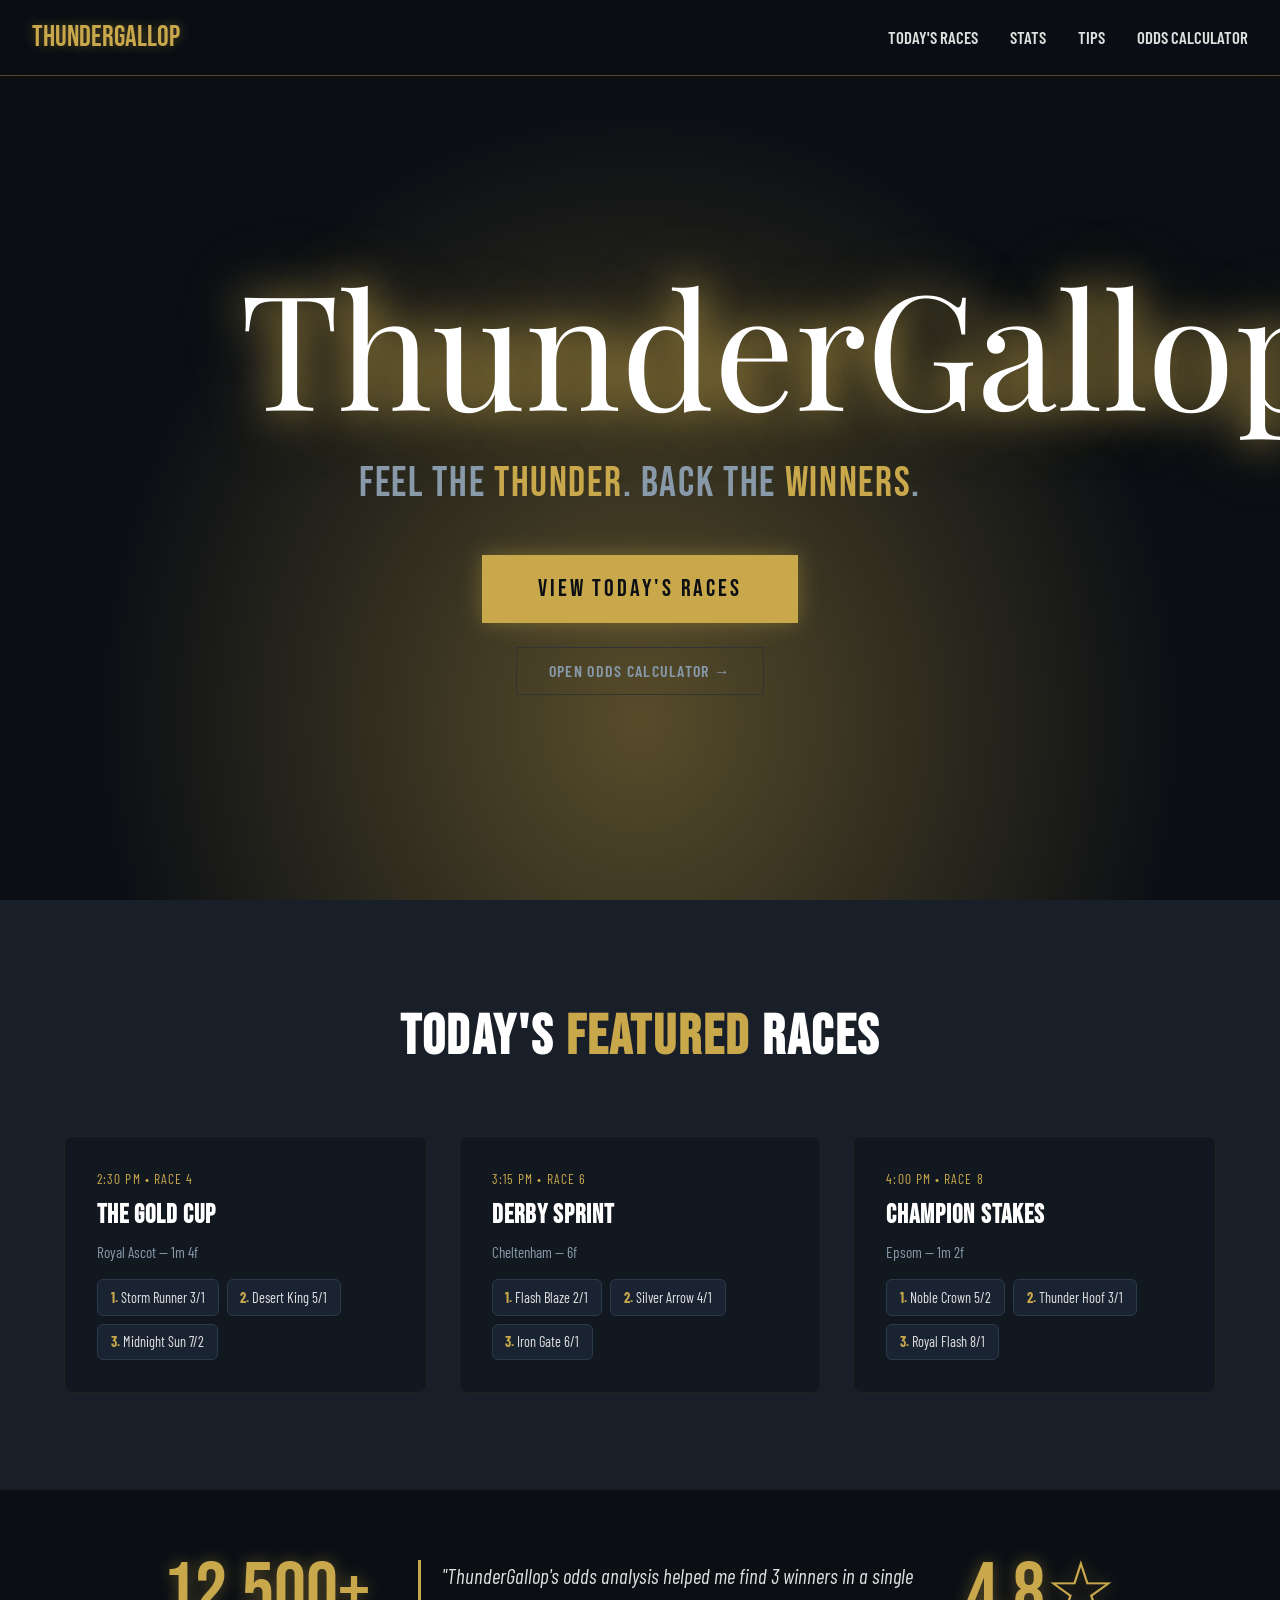
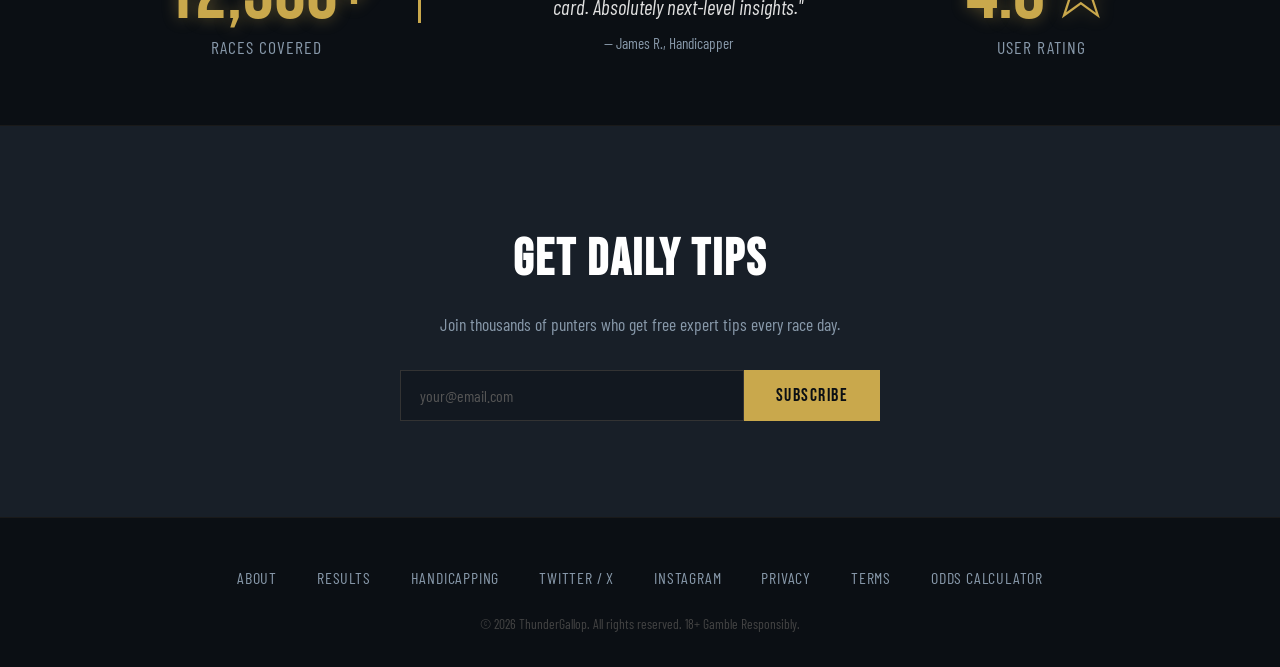
<file: index.html>
<!DOCTYPE html>
<html lang="en">
<head>
  <meta charset="UTF-8">
  <meta name="viewport" content="width=device-width, initial-scale=1.0">
  <title>ThunderGallop — Premium Horse Racing</title>
  <link rel="preconnect" href="https://fonts.googleapis.com">
  <link rel="preconnect" href="https://fonts.gstatic.com" crossorigin>
  <link href="https://fonts.googleapis.com/css2?family=Bebas+Neue&family=Barlow+Condensed:wght@400;600;700&family=Playfair+Display:wght@700&display=swap" rel="stylesheet">
  <style>
    *, *::before, *::after { margin: 0; padding: 0; box-sizing: border-box; }

    :root {
      --gold: #c9a84c;
      --gold-dim: #c9a84c66;
      --dark: #0b0f14;
      --dark-card: #121820;
      --dark-surface: #181f28;
      --text: #e0e0e0;
      --text-muted: #8899aa;
      --green: #2ecc71;
      --red: #e74c3c;
    }

    html { scroll-behavior: smooth; }

    body {
      font-family: 'Barlow Condensed', sans-serif;
      background: var(--dark);
      color: var(--text);
      line-height: 1.5;
      overflow-x: hidden;
    }

    h1, h2, h3, .tagline {
      font-family: 'Bebas Neue', sans-serif;
      letter-spacing: 0.04em;
    }

    a { color: var(--gold); text-decoration: none; }
    a:hover { text-decoration: underline; }

    .container {
      max-width: 1200px;
      margin: 0 auto;
      padding: 0 1.5rem;
    }

    /* ─── NAV ─── */
    nav {
      position: fixed;
      top: 0;
      width: 100%;
      display: flex;
      justify-content: space-between;
      align-items: center;
      padding: 1rem 2rem;
      background: rgba(11,15,20,.9);
      backdrop-filter: blur(12px);
      z-index: 100;
      border-bottom: 1px solid var(--gold-dim);
    }
    .logo {
      font-family: 'Bebas Neue', sans-serif;
      font-size: 1.8rem;
      color: var(--gold);
      text-shadow: 0 0 12px var(--gold-dim);
    }
    .nav-links { display: flex; gap: 2rem; list-style: none; }
    .nav-links a {
      font-weight: 600;
      font-size: 1.05rem;
      text-transform: uppercase;
      color: var(--text);
      transition: color .2s;
    }
    .nav-links a:hover { color: var(--gold); text-decoration: none; }

    /* ─── HERO ─── */
    .hero {
      min-height: 100vh;
      display: flex;
      align-items: center;
      justify-content: center;
      text-align: center;
      padding: 8rem 1.5rem 4rem;
      position: relative;
      background:
        radial-gradient(ellipse at 50% 80%, var(--gold-dim) 0%, transparent 60%),
        var(--dark);
    }
    .hero-content { max-width: 800px; }
    .hero .product-name {
      font-family: 'Playfair Display', serif;
      font-size: clamp(4rem, 14vw, 10rem);
      line-height: 0.95;
      color: #fff;
      text-shadow: 0 0 40px var(--gold), 0 0 80px var(--gold-dim);
      margin-bottom: 0.2em;
    }
    .tagline {
      font-size: clamp(1.4rem, 4vw, 2.6rem);
      text-transform: uppercase;
      margin-bottom: 2.5rem;
      color: var(--text-muted);
    }
    .tagline span { color: var(--gold); }

    .cta-btn {
      display: inline-block;
      padding: 1rem 3.5rem;
      font-family: 'Bebas Neue', sans-serif;
      font-size: 1.5rem;
      letter-spacing: .12em;
      color: var(--dark);
      background: var(--gold);
      border: none;
      cursor: pointer;
      text-transform: uppercase;
      transition: background .25s, box-shadow .25s;
      box-shadow: 0 0 20px var(--gold-dim);
    }
    .cta-btn:hover {
      background: #fff;
      box-shadow: 0 0 30px var(--gold);
      text-decoration: none;
      color: var(--dark);
    }

    .cta-secondary {
      display: inline-block;
      margin-top: 1.5rem;
      padding: .7rem 2rem;
      font-family: 'Barlow Condensed', sans-serif;
      font-size: 1rem;
      font-weight: 600;
      text-transform: uppercase;
      letter-spacing: .08em;
      color: var(--text-muted);
      border: 1px solid #333;
      transition: border-color .25s, color .25s;
    }
    .cta-secondary:hover {
      border-color: var(--gold);
      color: var(--gold);
      text-decoration: none;
    }

    /* ─── RACES ─── */
    .races {
      padding: 6rem 0;
      background: var(--dark-surface);
    }
    .section-title {
      font-size: clamp(2.2rem, 5vw, 3.5rem);
      text-align: center;
      margin-bottom: 3.5rem;
      color: #fff;
    }
    .section-title span { color: var(--gold); }
    .races-grid {
      display: grid;
      grid-template-columns: repeat(auto-fit, minmax(280px, 1fr));
      gap: 2rem;
    }
    .race-card {
      background: var(--dark-card);
      border: 1px solid #222;
      border-radius: 8px;
      padding: 2rem;
      transition: border-color .3s, transform .3s;
    }
    .race-card:hover {
      border-color: var(--gold);
      transform: translateY(-4px);
    }
    .race-time {
      font-size: .85rem;
      color: var(--gold);
      text-transform: uppercase;
      letter-spacing: .08em;
      margin-bottom: .5rem;
    }
    .race-card h3 {
      font-size: 1.6rem;
      color: #fff;
      margin-bottom: .3rem;
    }
    .race-card .race-track {
      color: var(--text-muted);
      font-size: .95rem;
      margin-bottom: 1rem;
    }
    .race-odds {
      display: flex;
      gap: .5rem;
      flex-wrap: wrap;
    }
    .odds-chip {
      background: #1a2332;
      border: 1px solid #2a3a4a;
      border-radius: 6px;
      padding: .4rem .8rem;
      font-size: .9rem;
      color: var(--text);
    }
    .odds-chip .horse { color: var(--gold); font-weight: 700; }

    /* ─── STATS ─── */
    .stats {
      padding: 4rem 0;
      background: var(--dark);
      border-top: 1px solid #1a1a1a;
      border-bottom: 1px solid #1a1a1a;
    }
    .stats-strip {
      display: flex;
      flex-wrap: wrap;
      justify-content: center;
      align-items: center;
      gap: 3rem;
      text-align: center;
    }
    .stat-number {
      font-family: 'Bebas Neue', sans-serif;
      font-size: clamp(3rem, 8vw, 5rem);
      color: var(--gold);
      line-height: 1;
      text-shadow: 0 0 16px var(--gold-dim);
    }
    .stat-label {
      font-size: 1.1rem;
      color: var(--text-muted);
      text-transform: uppercase;
      letter-spacing: .06em;
    }
    .quote-block {
      max-width: 500px;
    }
    .quote-block blockquote {
      font-size: 1.3rem;
      font-style: italic;
      color: var(--text);
      border-left: 3px solid var(--gold);
      padding-left: 1rem;
      margin-bottom: .5rem;
    }
    .quote-block cite {
      font-style: normal;
      color: var(--text-muted);
      font-size: .95rem;
    }

    /* ─── EMAIL SIGNUP ─── */
    .signup {
      padding: 6rem 0;
      background: var(--dark-surface);
      text-align: center;
    }
    .signup h2 {
      font-size: clamp(2rem, 5vw, 3.2rem);
      margin-bottom: .8rem;
      color: #fff;
    }
    .signup p { color: var(--text-muted); margin-bottom: 2rem; font-size: 1.1rem; }
    .signup-form {
      display: flex;
      gap: 0;
      max-width: 480px;
      margin: 0 auto;
    }
    .signup-form input {
      flex: 1;
      padding: .9rem 1.2rem;
      border: 1px solid #333;
      background: var(--dark-card);
      color: #fff;
      font-family: 'Barlow Condensed', sans-serif;
      font-size: 1rem;
      outline: none;
      transition: border-color .25s;
    }
    .signup-form input::placeholder { color: #555; }
    .signup-form input:focus { border-color: var(--gold); }
    .signup-form button {
      padding: .9rem 2rem;
      background: var(--gold);
      color: var(--dark);
      border: none;
      font-family: 'Bebas Neue', sans-serif;
      font-size: 1.15rem;
      letter-spacing: .08em;
      cursor: pointer;
      transition: background .25s;
    }
    .signup-form button:hover { background: #fff; }
    .signup-confirm {
      display: none;
      margin-top: 1rem;
      color: var(--gold);
      font-weight: 600;
      font-size: 1.05rem;
    }

    /* ─── FOOTER ─── */
    footer {
      padding: 3rem 0 2rem;
      background: var(--dark);
      border-top: 1px solid #1a1a1a;
      text-align: center;
    }
    .footer-links {
      display: flex;
      flex-wrap: wrap;
      justify-content: center;
      gap: 1.5rem 2.5rem;
      list-style: none;
      margin-bottom: 1.5rem;
    }
    .footer-links a {
      color: var(--text-muted);
      font-size: 1rem;
      text-transform: uppercase;
      letter-spacing: .05em;
      transition: color .2s;
    }
    .footer-links a:hover { color: var(--gold); text-decoration: none; }
    .footer-copy { color: #444; font-size: .85rem; }

    /* ─── RESPONSIVE ─── */
    @media (max-width: 768px) {
      .nav-links { gap: 1rem; }
      .nav-links a { font-size: .9rem; }
      .stats-strip { flex-direction: column; gap: 2rem; }
      .signup-form { flex-direction: column; }
      .signup-form button { width: 100%; }
    }
    @media (max-width: 480px) {
      nav { padding: .8rem 1rem; }
      .logo { font-size: 1.4rem; }
      .nav-links { gap: .7rem; }
    }
  </style>
</head>
<body>

<!-- ─── NAV ─── -->
<nav>
  <div class="logo">ThunderGallop</div>
  <ul class="nav-links">
    <li><a href="#races">Today's Races</a></li>
    <li><a href="#stats">Stats</a></li>
    <li><a href="#signup">Tips</a></li>
    <li><a href="calculator/">Odds Calculator</a></li>
  </ul>
</nav>

<!-- ─── HERO ─── -->
<section class="hero" id="hero">
  <div class="hero-content">
    <div class="product-name">ThunderGallop</div>
    <p class="tagline">Feel the <span>thunder</span>. Back the <span>winners</span>.</p>
    <a href="#races" class="cta-btn">View Today's Races</a>
    <br>
    <a href="calculator/" class="cta-secondary">Open Odds Calculator &rarr;</a>
  </div>
</section>

<!-- ─── RACES ─── -->
<section class="races" id="races">
  <div class="container">
    <h2 class="section-title">Today's <span>Featured</span> Races</h2>
    <div class="races-grid">
      <div class="race-card">
        <div class="race-time">2:30 PM &bull; Race 4</div>
        <h3>The Gold Cup</h3>
        <div class="race-track">Royal Ascot &mdash; 1m 4f</div>
        <div class="race-odds">
          <div class="odds-chip"><span class="horse">1.</span> Storm Runner 3/1</div>
          <div class="odds-chip"><span class="horse">2.</span> Desert King 5/1</div>
          <div class="odds-chip"><span class="horse">3.</span> Midnight Sun 7/2</div>
        </div>
      </div>
      <div class="race-card">
        <div class="race-time">3:15 PM &bull; Race 6</div>
        <h3>Derby Sprint</h3>
        <div class="race-track">Cheltenham &mdash; 6f</div>
        <div class="race-odds">
          <div class="odds-chip"><span class="horse">1.</span> Flash Blaze 2/1</div>
          <div class="odds-chip"><span class="horse">2.</span> Silver Arrow 4/1</div>
          <div class="odds-chip"><span class="horse">3.</span> Iron Gate 6/1</div>
        </div>
      </div>
      <div class="race-card">
        <div class="race-time">4:00 PM &bull; Race 8</div>
        <h3>Champion Stakes</h3>
        <div class="race-track">Epsom &mdash; 1m 2f</div>
        <div class="race-odds">
          <div class="odds-chip"><span class="horse">1.</span> Noble Crown 5/2</div>
          <div class="odds-chip"><span class="horse">2.</span> Thunder Hoof 3/1</div>
          <div class="odds-chip"><span class="horse">3.</span> Royal Flash 8/1</div>
        </div>
      </div>
    </div>
  </div>
</section>

<!-- ─── STATS ─── -->
<section class="stats" id="stats">
  <div class="container">
    <div class="stats-strip">
      <div>
        <div class="stat-number">12,500+</div>
        <div class="stat-label">Races Covered</div>
      </div>
      <div class="quote-block">
        <blockquote>"ThunderGallop's odds analysis helped me find 3 winners in a single card. Absolutely next-level insights."</blockquote>
        <cite>— James R., Handicapper</cite>
      </div>
      <div>
        <div class="stat-number">4.8&star;</div>
        <div class="stat-label">User Rating</div>
      </div>
    </div>
  </div>
</section>

<!-- ─── EMAIL SIGNUP ─── -->
<section class="signup" id="signup">
  <div class="container">
    <h2>Get Daily Tips</h2>
    <p>Join thousands of punters who get free expert tips every race day.</p>
    <form class="signup-form" id="signup-form">
      <input type="email" placeholder="your@email.com" required>
      <button type="submit">Subscribe</button>
    </form>
    <div class="signup-confirm" id="signup-confirm">You're in. Watch your inbox for race day tips.</div>
  </div>
</section>

<!-- ─── FOOTER ─── -->
<footer>
  <div class="container">
    <ul class="footer-links">
      <li><a href="#">About</a></li>
      <li><a href="#">Results</a></li>
      <li><a href="#">Handicapping</a></li>
      <li><a href="#">Twitter / X</a></li>
      <li><a href="#">Instagram</a></li>
      <li><a href="#">Privacy</a></li>
      <li><a href="#">Terms</a></li>
      <li><a href="calculator/">Odds Calculator</a></li>
    </ul>
    <p class="footer-copy">&copy; 2026 ThunderGallop. All rights reserved. 18+ Gamble Responsibly.</p>
  </div>
</footer>

<script>
  document.getElementById('signup-form').addEventListener('submit', function(e) {
    e.preventDefault();
    this.style.display = 'none';
    document.getElementById('signup-confirm').style.display = 'block';
  });
</script>

</body>
</html>
</file>
